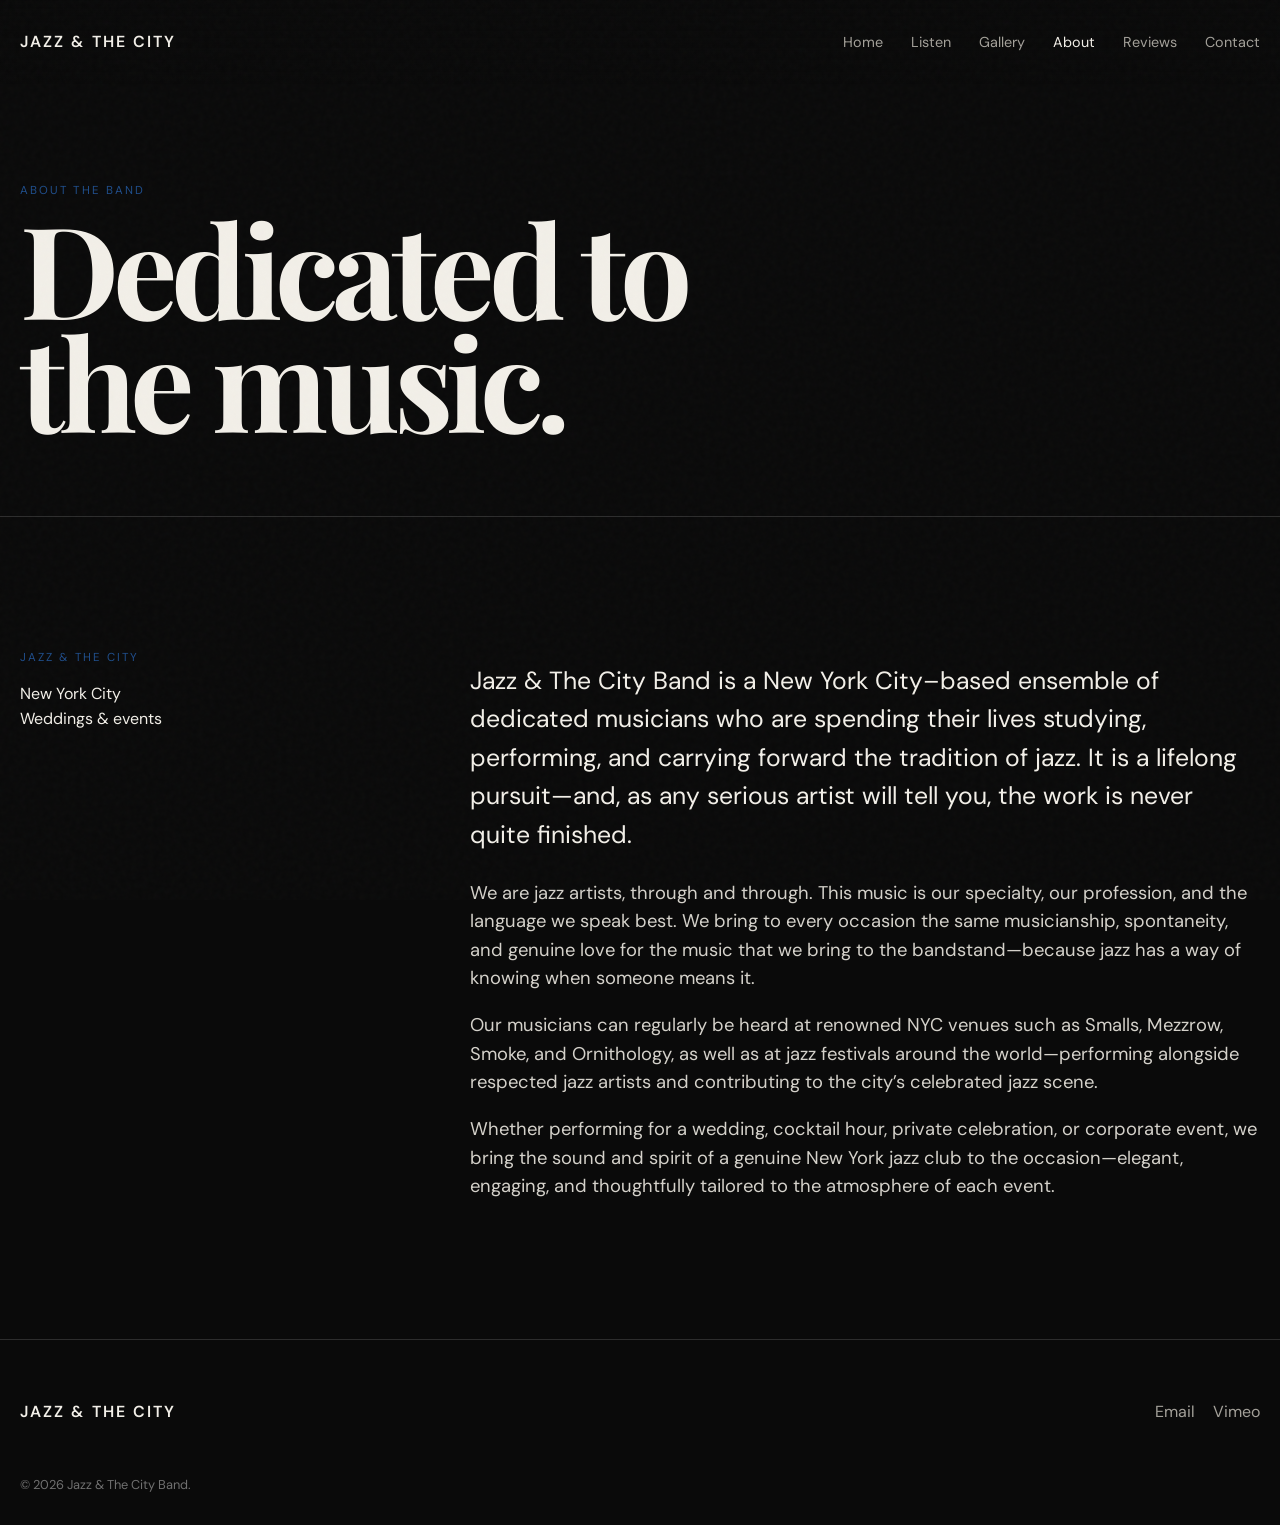
<file: about.html>
<!doctype html>
<html lang="en">
<head>
  <meta charset="utf-8">
  <meta name="viewport" content="width=device-width, initial-scale=1, viewport-fit=cover">

  <title>About Our NYC Jazz Band | Jazz & The City Band</title>

  <meta
    name="description"
    content="Meet Jazz & The City Band, a New York City jazz ensemble featuring dedicated musicians who perform at weddings, cocktail hours, corporate events, and private celebrations."
  >

  <meta name="robots" content="index, follow">
  <meta name="theme-color" content="#050505">

  <link rel="canonical" href="https://jazzandthecityband.com/about.html">
  <link rel="preconnect" href="https://fonts.googleapis.com">

<link
  rel="preconnect"
  href="https://fonts.gstatic.com"
  crossorigin
>

<link
  href="https://fonts.googleapis.com/css2?family=DM+Sans:wght@400;500;600&amp;family=Playfair+Display:ital,wght@0,600;1,600&amp;display=swap"
  rel="stylesheet"
>

<link rel="stylesheet" href="assets/css/styles.css">

  <meta property="og:type" content="website">
  <meta property="og:locale" content="en_US">
  <meta property="og:site_name" content="Jazz & The City Band">
  <meta property="og:title" content="About Our NYC Jazz Band | Jazz & The City Band">
  <meta
    property="og:description"
    content="Meet the dedicated New York jazz musicians behind Jazz & The City Band, performing for weddings, cocktail hours, corporate events, and private celebrations."
  >
  <meta property="og:url" content="https://jazzandthecityband.com/about.html">

  <meta name="twitter:card" content="summary_large_image">
  <meta name="twitter:title" content="About Our NYC Jazz Band | Jazz & The City Band">
  <meta
    name="twitter:description"
    content="Meet the dedicated New York jazz musicians behind Jazz & The City Band."
  >

  <script type="application/ld+json">
  {
    "@context": "https://schema.org",
    "@graph": [
      {
        "@type": "MusicGroup",
        "@id": "https://jazzandthecityband.com/#musicgroup",
        "name": "Jazz & The City Band",
        "url": "https://jazzandthecityband.com/",
        "email": "JazzAndTheCityBand@gmail.com",
        "description": "A New York City jazz ensemble performing for weddings, cocktail hours, corporate events, and private celebrations.",
        "genre": "Jazz",
        "areaServed": {
          "@type": "City",
          "name": "New York City"
        }
      },
      {
        "@type": "WebSite",
        "@id": "https://jazzandthecityband.com/#website",
        "url": "https://jazzandthecityband.com/",
        "name": "Jazz & The City Band",
        "publisher": {
          "@id": "https://jazzandthecityband.com/#musicgroup"
        }
      },
      {
        "@type": "AboutPage",
        "@id": "https://jazzandthecityband.com/about.html#webpage",
        "url": "https://jazzandthecityband.com/about.html",
        "name": "About Our NYC Jazz Band | Jazz & The City Band",
        "description": "Learn about Jazz & The City Band and the dedicated New York City jazz musicians behind the ensemble.",
        "isPartOf": {
          "@id": "https://jazzandthecityband.com/#website"
        },
        "about": {
          "@id": "https://jazzandthecityband.com/#musicgroup"
        },
        "breadcrumb": {
          "@id": "https://jazzandthecityband.com/about.html#breadcrumb"
        }
      },
      {
        "@type": "BreadcrumbList",
        "@id": "https://jazzandthecityband.com/about.html#breadcrumb",
        "itemListElement": [
          {
            "@type": "ListItem",
            "position": 1,
            "name": "Home",
            "item": "https://jazzandthecityband.com/"
          },
          {
            "@type": "ListItem",
            "position": 2,
            "name": "About",
            "item": "https://jazzandthecityband.com/about.html"
          }
        ]
      }
    ]
  }
  </script>
  <meta property="og:image" content="https://jazzandthecityband.com/assets/images/jazz-band-wedding-reception.webp">
  <meta property="og:image:type" content="image/webp">
  <meta property="og:image:width" content="1224">
  <meta property="og:image:height" content="816">
  <meta property="og:image:alt" content="Jazz &amp; The City Band performing among guests at a wedding reception">
  <meta name="twitter:image" content="https://jazzandthecityband.com/assets/images/jazz-band-wedding-reception.webp">
  <meta name="twitter:image:alt" content="Jazz &amp; The City Band performing among guests at a wedding reception">
</head>

<body>
  <header class="site-header">
    <div class="container nav">
      <a class="logo" href="index.html">Jazz & The City</a>

      <nav
        id="site-navigation"
        class="nav-links"
        aria-label="Primary navigation"
      >
        <a href="index.html">Home</a>
        <a href="music.html">Listen</a>
        <a href="gallery.html">Gallery</a>
        <a class="active" href="about.html" aria-current="page">About</a>
        <a href="reviews.html">Reviews</a>
        <a href="contact.html">Contact</a>
      </nav>

      <button
        class="menu-btn"
        aria-expanded="false"
        aria-controls="site-navigation"
        aria-label="Open menu"
      >
        ☰
      </button>
    </div>
  </header>

  <main>
    <section class="page-hero">
      <div class="container reveal">
        <p class="eyebrow">About the band</p>
        <h1 class="display">Dedicated to<br>the music.</h1>
      </div>
    </section>

    <section>
      <div class="container content-grid">
        <aside class="reveal">
          <p class="eyebrow">Jazz & The City</p>
          <p>
            New York City<br>
            Weddings & events
          </p>
        </aside>

        <article class="prose reveal">
          <p>
            Jazz & The City Band is a New York City–based ensemble of dedicated musicians who are spending their lives studying, performing, and carrying forward the tradition of jazz. It is a lifelong pursuit—and, as any serious artist will tell you, the work is never quite finished.
          </p>

          <p>
            We are jazz artists, through and through. This music is our specialty, our profession, and the language we speak best. We bring to every occasion the same musicianship, spontaneity, and genuine love for the music that we bring to the bandstand—because jazz has a way of knowing when someone means it.
          </p>

          <p>
            Our musicians can regularly be heard at renowned NYC venues such as Smalls, Mezzrow, Smoke, and Ornithology, as well as at jazz festivals around the world—performing alongside respected jazz artists and contributing to the city’s celebrated jazz scene.
          </p>

          <p>
            Whether performing for a wedding, cocktail hour, private celebration, or corporate event, we bring the sound and spirit of a genuine New York jazz club to the occasion—elegant, engaging, and thoughtfully tailored to the atmosphere of each event.
          </p>
        </article>
      </div>
    </section>
  </main>

  <footer>
    <div class="container">
      <div class="footer-grid">
        <div>
          <div class="logo">Jazz & The City</div>
        </div>

        <div class="socials">
          <a href="mailto:JazzAndTheCityBand@gmail.com">Email</a>
          <a href="music.html">Vimeo</a>
        </div>
      </div>

      <div class="copyright">
        © 2026 Jazz & The City Band.
      </div>
    </div>
  </footer>

  <script src="assets/js/main.js" defer></script>
</body>
</html>
</file>
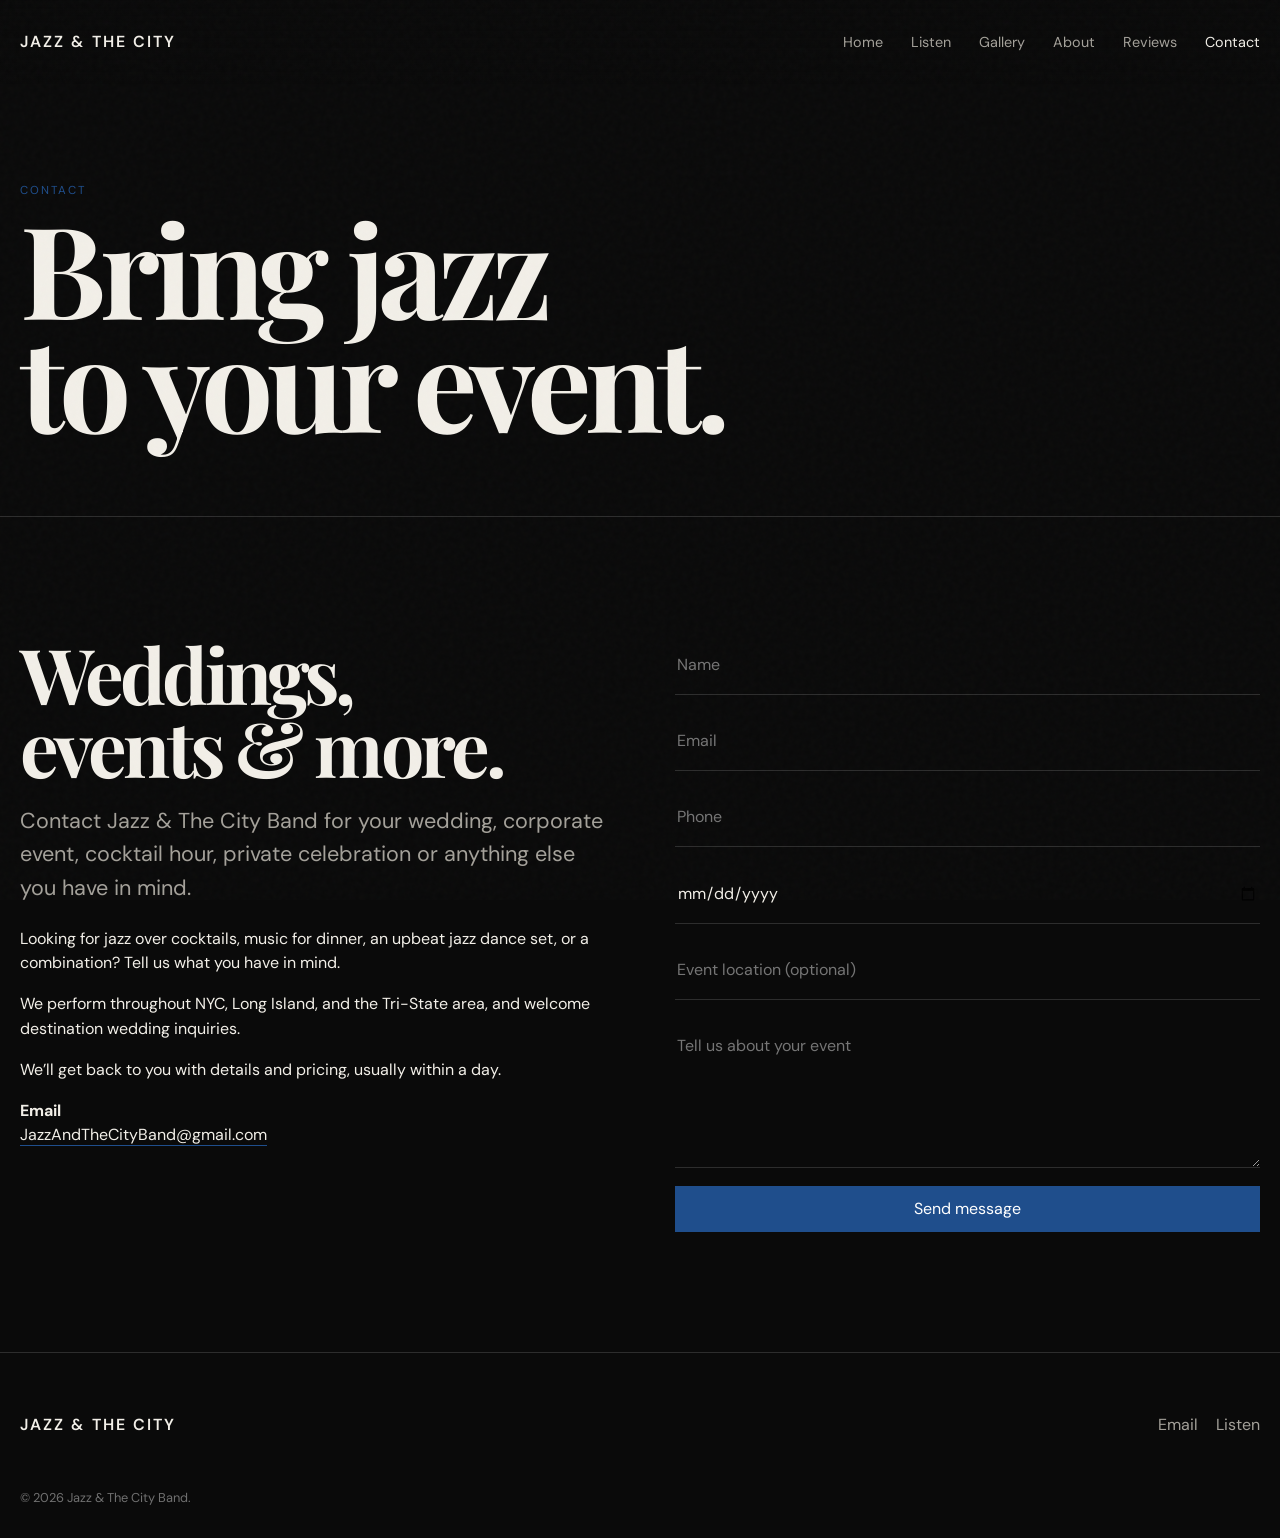
<file: contact.html>
<!doctype html>
<html lang="en">
<head>
  <meta charset="utf-8">

  <meta
    name="viewport"
    content="width=device-width, initial-scale=1, viewport-fit=cover"
  >

  <title>Book a NYC Jazz Band | Jazz & The City Band</title>

  <meta
    name="description"
    content="Contact Jazz & The City Band to book live New York City jazz for weddings, cocktail hours, corporate events, private parties, and special celebrations."
  >

  <meta name="robots" content="index, follow">
  <meta name="theme-color" content="#050505">

  <link
    rel="canonical"
    href="https://jazzandthecityband.com/contact.html"
  >
<link rel="preconnect" href="https://fonts.googleapis.com">

<link
  rel="preconnect"
  href="https://fonts.gstatic.com"
  crossorigin
>

<link
  href="https://fonts.googleapis.com/css2?family=DM+Sans:wght@400;500;600&amp;family=Playfair+Display:ital,wght@0,600;1,600&amp;display=swap"
  rel="stylesheet"
>

<link rel="stylesheet" href="assets/css/styles.css">

  <meta property="og:type" content="website">
  <meta property="og:locale" content="en_US">
  <meta property="og:site_name" content="Jazz & The City Band">

  <meta
    property="og:title"
    content="Book a NYC Jazz Band | Jazz & The City Band"
  >

  <meta
    property="og:description"
    content="Contact Jazz & The City Band for live jazz at weddings, cocktail hours, corporate events, private parties, and celebrations in New York City."
  >

  <meta
    property="og:url"
    content="https://jazzandthecityband.com/contact.html"
  >

  <meta name="twitter:card" content="summary_large_image">

  <meta
    name="twitter:title"
    content="Book a NYC Jazz Band | Jazz & The City Band"
  >

  <meta
    name="twitter:description"
    content="Contact Jazz & The City Band to bring live New York jazz to your event."
  >

  <script type="application/ld+json">
  {
    "@context": "https://schema.org",
    "@graph": [
      {
        "@type": "MusicGroup",
        "@id": "https://jazzandthecityband.com/#musicgroup",
        "name": "Jazz & The City Band",
        "url": "https://jazzandthecityband.com/",
        "email": "JazzAndTheCityBand@gmail.com",
        "description": "A New York City jazz ensemble performing for weddings, cocktail hours, corporate events, private parties, and special celebrations.",
        "genre": "Jazz",
        "areaServed": [
          {
            "@type": "City",
            "name": "New York City"
          },
          {
            "@type": "AdministrativeArea",
            "name": "New York Metropolitan Area"
          }
        ],
        "contactPoint": {
          "@type": "ContactPoint",
          "contactType": "event bookings",
          "email": "JazzAndTheCityBand@gmail.com",
          "url": "https://jazzandthecityband.com/contact.html",
          "availableLanguage": "English"
        }
      },
      {
        "@type": "WebSite",
        "@id": "https://jazzandthecityband.com/#website",
        "url": "https://jazzandthecityband.com/",
        "name": "Jazz & The City Band",
        "publisher": {
          "@id": "https://jazzandthecityband.com/#musicgroup"
        }
      },
      {
        "@type": "ContactPage",
        "@id": "https://jazzandthecityband.com/contact.html#webpage",
        "url": "https://jazzandthecityband.com/contact.html",
        "name": "Book a NYC Jazz Band | Jazz & The City Band",
        "description": "Contact Jazz & The City Band to inquire about live jazz for weddings, corporate events, cocktail hours, private parties, and special celebrations.",
        "isPartOf": {
          "@id": "https://jazzandthecityband.com/#website"
        },
        "about": {
          "@id": "https://jazzandthecityband.com/#musicgroup"
        },
        "mainEntity": {
          "@id": "https://jazzandthecityband.com/#musicgroup"
        },
        "breadcrumb": {
          "@id": "https://jazzandthecityband.com/contact.html#breadcrumb"
        }
      },
      {
        "@type": "BreadcrumbList",
        "@id": "https://jazzandthecityband.com/contact.html#breadcrumb",
        "itemListElement": [
          {
            "@type": "ListItem",
            "position": 1,
            "name": "Home",
            "item": "https://jazzandthecityband.com/"
          },
          {
            "@type": "ListItem",
            "position": 2,
            "name": "Contact",
            "item": "https://jazzandthecityband.com/contact.html"
          }
        ]
      }
    ]
  }
  </script>
  <meta property="og:image" content="https://jazzandthecityband.com/assets/images/jazz-band-wedding-reception.webp">
  <meta property="og:image:type" content="image/webp">
  <meta property="og:image:width" content="1224">
  <meta property="og:image:height" content="816">
  <meta property="og:image:alt" content="Jazz &amp; The City Band performing among guests at a wedding reception">
  <meta name="twitter:image" content="https://jazzandthecityband.com/assets/images/jazz-band-wedding-reception.webp">
  <meta name="twitter:image:alt" content="Jazz &amp; The City Band performing among guests at a wedding reception">
</head>

<body>
  <header class="site-header">
    <div class="container nav">
      <a class="logo" href="index.html">
        Jazz & The City
      </a>

      <nav
        id="site-navigation"
        class="nav-links"
        aria-label="Primary navigation"
      >
        <a href="index.html">Home</a>
        <a href="music.html">Listen</a>
        <a href="gallery.html">Gallery</a>
        <a href="about.html">About</a>
        <a href="reviews.html">Reviews</a>
        <a
          class="active"
          href="contact.html"
          aria-current="page"
        >
          Contact
        </a>
      </nav>

      <button
        class="menu-btn"
        aria-expanded="false"
        aria-controls="site-navigation"
        aria-label="Open menu"
      >
        ☰
      </button>
    </div>
  </header>

  <main>
    <section class="page-hero">
      <div class="container reveal">
        <p class="eyebrow">Contact</p>

        <h1 class="display">
          Bring jazz<br>
          to your event.
        </h1>
      </div>
    </section>

    <section>
      <div class="container split">
        <div class="reveal">
          <h2 class="section-title">
            Weddings,<br>
            events & more.
          </h2>

          <p class="lead">
            Contact Jazz & The City Band for your wedding,
            corporate event, cocktail hour, private celebration
            or anything else you have in mind.
          </p>

            <p>
            Looking for jazz over cocktails, music for dinner,
            an upbeat jazz dance set, or a combination?
            Tell us what you have in mind.
          </p>

          <p>
            We perform throughout NYC, Long Island, and the Tri-State area,
            and welcome destination wedding inquiries.
          </p>

          <p>
            We’ll get back to you with details and pricing,
            usually within a day.
          </p>

          <p>
            <strong>Email</strong><br>

            <a
              class="text-link"
              href="mailto:JazzAndTheCityBand@gmail.com"
            >
              JazzAndTheCityBand@gmail.com
            </a>
          </p>
        </div>

        <form
          class="contact-form reveal"
          action="https://formspree.io/f/meeyklrd"
          method="post"
          aria-label="Event booking inquiry form"
        >
          <input
            type="text"
            name="name"
            placeholder="Name"
            aria-label="Name"
            autocomplete="name"
            required
          >

          <input
            type="email"
            name="email"
            placeholder="Email"
            aria-label="Email"
            autocomplete="email"
            required
          >

          <input
            type="tel"
            name="phone"
            placeholder="Phone"
            aria-label="Phone"
            autocomplete="tel"
            required
          >

          <input
            type="date"
            name="event-date"
            aria-label="Event date"
            required
          >

          <input
            type="text"
            name="event-location"
            placeholder="Event location (optional)"
            aria-label="Event location"
            autocomplete="street-address"
          >

          <textarea
            name="event-details"
            placeholder="Tell us about your event"
            aria-label="Event details"
            required
          ></textarea>

          <input
            type="hidden"
            name="_subject"
            value="New Jazz & The City event inquiry"
          >

          <button class="btn primary" type="submit">
            Send message
          </button>
        </form>
      </div>
    </section>
  </main>

  <footer>
    <div class="container">
      <div class="footer-grid">
        <div>
          <div class="logo">
            Jazz & The City
          </div>
        </div>

        <div class="socials">
          <a href="mailto:JazzAndTheCityBand@gmail.com">
            Email
          </a>

          <a href="music.html">
            Listen
          </a>
        </div>
      </div>

      <div class="copyright">
        © 2026 Jazz & The City Band.
      </div>
    </div>
  </footer>

  <script src="assets/js/main.js" defer></script>
</body>
</html>
</file>
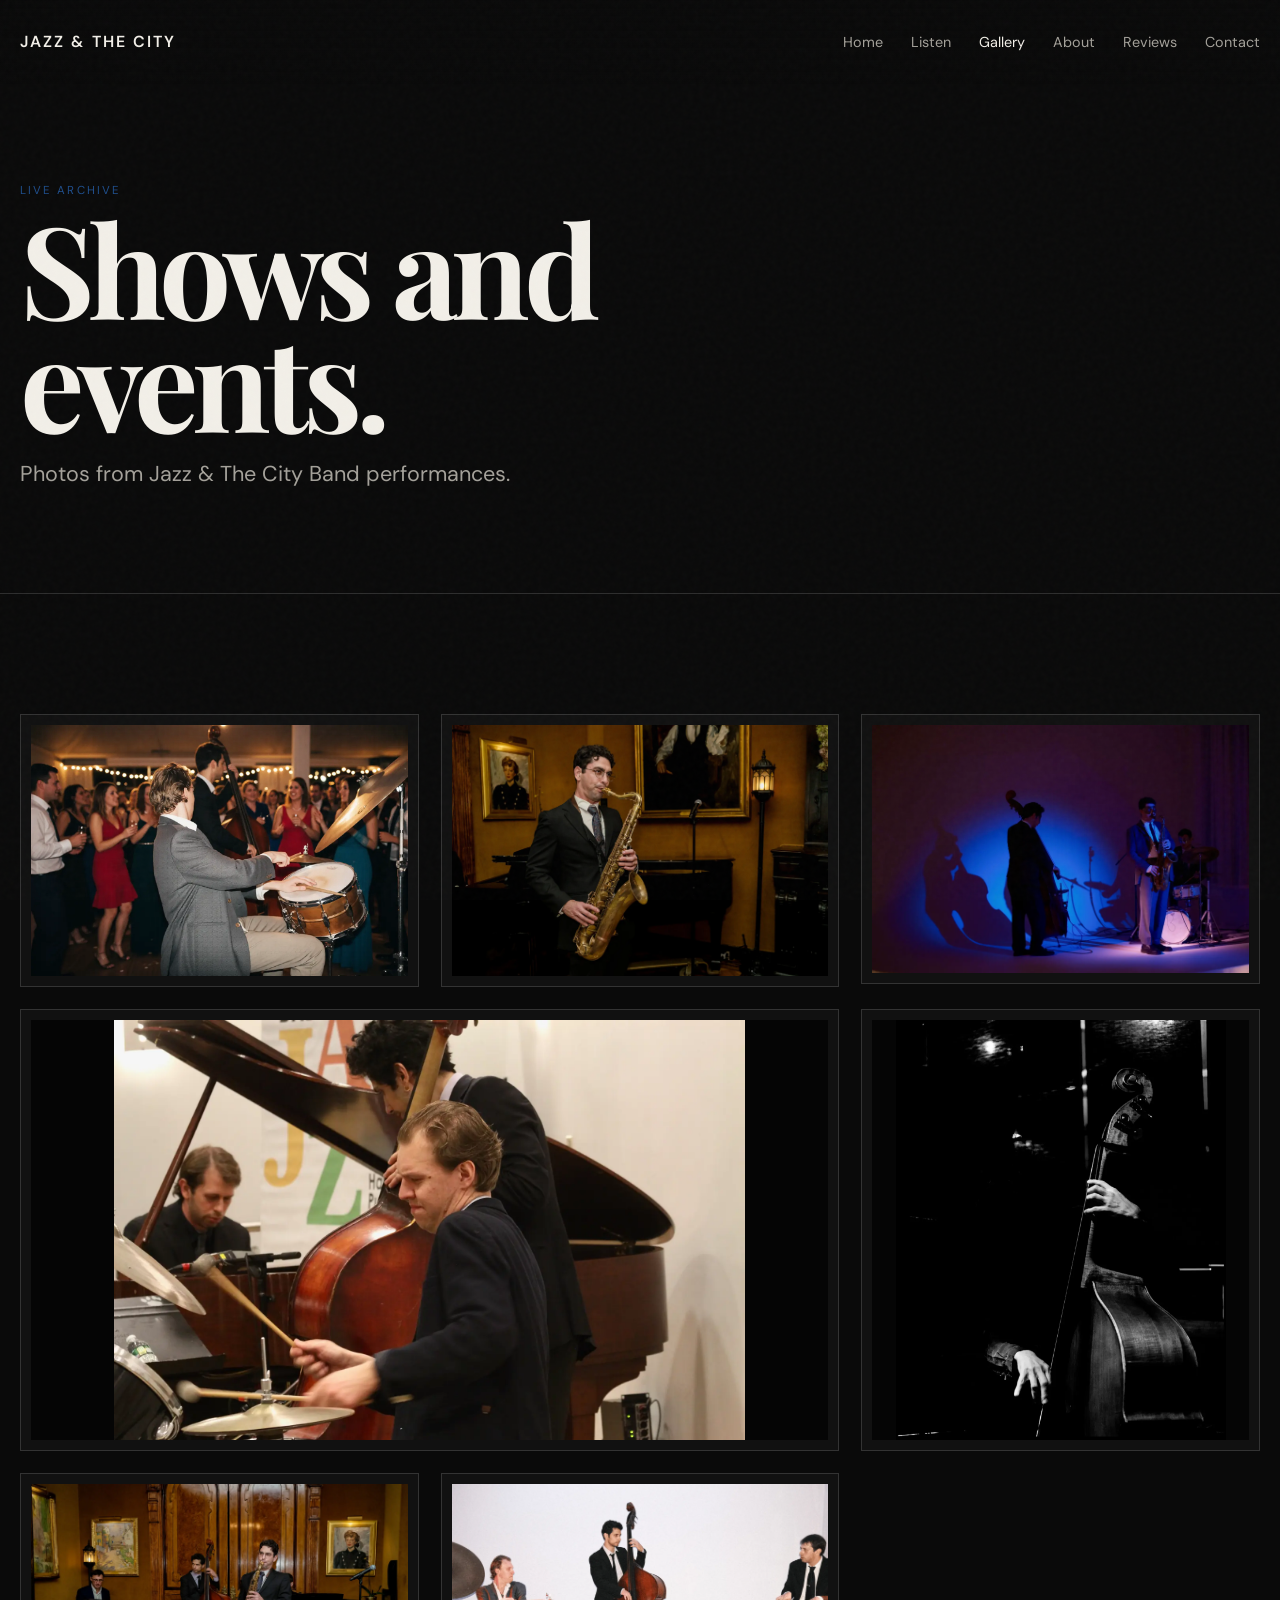
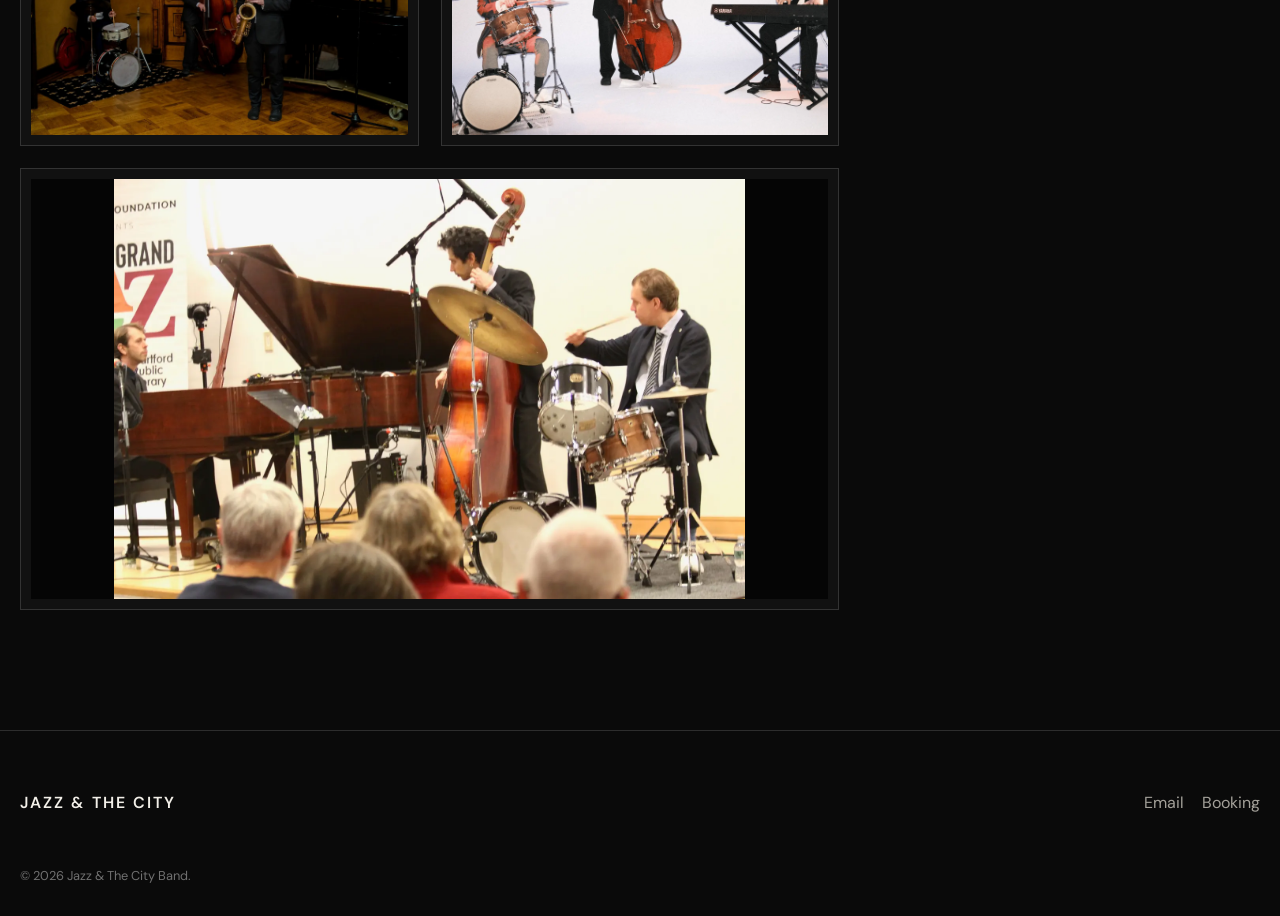
<file: gallery.html>
<!doctype html>
<html lang="en">
<head>
  <meta charset="utf-8">

  <meta
    name="viewport"
    content="width=device-width, initial-scale=1, viewport-fit=cover"
  >

  <title>NYC Jazz Band Photo Gallery | Jazz & The City Band</title>

  <meta
    name="description"
    content="View photos of Jazz & The City Band performing at weddings, private events, elegant venues, and live concerts throughout New York City."
  >

  <meta name="robots" content="index, follow">
  <meta name="theme-color" content="#050505">

  <link
    rel="canonical"
    href="https://jazzandthecityband.com/gallery.html"
  >

  <link rel="preconnect" href="https://fonts.googleapis.com">

<link
  rel="preconnect"
  href="https://fonts.gstatic.com"
  crossorigin
>

<link
  href="https://fonts.googleapis.com/css2?family=DM+Sans:wght@400;500;600&amp;family=Playfair+Display:ital,wght@0,600;1,600&amp;display=swap"
  rel="stylesheet"
>

<link rel="stylesheet" href="assets/css/styles.css">

  <meta property="og:type" content="website">
  <meta property="og:locale" content="en_US">
  <meta property="og:site_name" content="Jazz & The City Band">

  <meta
    property="og:title"
    content="NYC Jazz Band Photo Gallery | Jazz & The City Band"
  >

  <meta
    property="og:description"
    content="See Jazz & The City Band performing at weddings, private events, elegant venues, and live concerts in New York City."
  >

  <meta
    property="og:url"
    content="https://jazzandthecityband.com/gallery.html"
  >

  <meta name="twitter:card" content="summary_large_image">

  <meta
    name="twitter:title"
    content="NYC Jazz Band Photo Gallery | Jazz & The City Band"
  >

  <meta
    name="twitter:description"
    content="Photos from Jazz & The City Band performances, weddings, private events, and concerts."
  >

  <script type="application/ld+json">
  {
    "@context": "https://schema.org",
    "@graph": [
      {
        "@type": "MusicGroup",
        "@id": "https://jazzandthecityband.com/#musicgroup",
        "name": "Jazz & The City Band",
        "url": "https://jazzandthecityband.com/",
        "email": "JazzAndTheCityBand@gmail.com",
        "description": "A New York City jazz ensemble performing for weddings, cocktail hours, corporate events, and private celebrations.",
        "genre": "Jazz",
        "areaServed": {
          "@type": "City",
          "name": "New York City"
        }
      },
      {
        "@type": "WebSite",
        "@id": "https://jazzandthecityband.com/#website",
        "url": "https://jazzandthecityband.com/",
        "name": "Jazz & The City Band",
        "publisher": {
          "@id": "https://jazzandthecityband.com/#musicgroup"
        }
      },
      {
        "@type": "ImageGallery",
        "@id": "https://jazzandthecityband.com/gallery.html#gallery",
        "url": "https://jazzandthecityband.com/gallery.html",
        "name": "Jazz & The City Band Performance Gallery",
        "description": "Photos of Jazz & The City Band performing at weddings, private events, elegant venues, and live concerts.",
        "about": {
          "@id": "https://jazzandthecityband.com/#musicgroup"
        },
        "image": [
          {
            "@type": "ImageObject",
            "contentUrl": "https://jazzandthecityband.com/assets/images/jazz-band-wedding-reception.webp",
            "caption": "Jazz & The City Band performing at a wedding reception"
          },
          {
            "@type": "ImageObject",
            "contentUrl": "https://jazzandthecityband.com/assets/images/jazz-saxophonist-private-event.webp",
            "caption": "Jazz saxophonist performing at a private event"
          },
          {
            "@type": "ImageObject",
            "contentUrl": "https://jazzandthecityband.com/assets/images/jazz-trio-blue-stage.webp",
            "caption": "Jazz trio performing on a blue-lit stage"
          },
          {
            "@type": "ImageObject",
            "contentUrl": "https://jazzandthecityband.com/assets/images/jazz-trio-concert-performance.webp",
            "caption": "Jazz & The City Band performing in concert"
          },
          {
            "@type": "ImageObject",
            "contentUrl": "https://jazzandthecityband.com/assets/images/upright-bass-black-and-white.webp",
            "caption": "Upright bass player performing live"
          },
          {
            "@type": "ImageObject",
            "contentUrl": "https://jazzandthecityband.com/assets/images/jazz-trio-elegant-venue.webp",
            "caption": "Jazz trio performing at an elegant venue"
          },
          {
            "@type": "ImageObject",
            "contentUrl": "https://jazzandthecityband.com/assets/images/jazz-trio-formal-event.webp",
            "caption": "Jazz trio performing at a formal event"
          },
          {
            "@type": "ImageObject",
            "contentUrl": "https://jazzandthecityband.com/assets/images/jazz-trio-live-concert.webp",
            "caption": "Jazz trio performing live in concert"
          }
        ],
        "isPartOf": {
          "@id": "https://jazzandthecityband.com/#website"
        },
        "breadcrumb": {
          "@id": "https://jazzandthecityband.com/gallery.html#breadcrumb"
        }
      },
      {
        "@type": "BreadcrumbList",
        "@id": "https://jazzandthecityband.com/gallery.html#breadcrumb",
        "itemListElement": [
          {
            "@type": "ListItem",
            "position": 1,
            "name": "Home",
            "item": "https://jazzandthecityband.com/"
          },
          {
            "@type": "ListItem",
            "position": 2,
            "name": "Gallery",
            "item": "https://jazzandthecityband.com/gallery.html"
          }
        ]
      }
    ]
  }
  </script>
  <meta property="og:image" content="https://jazzandthecityband.com/assets/images/jazz-band-wedding-reception.webp">
  <meta property="og:image:type" content="image/webp">
  <meta property="og:image:width" content="1224">
  <meta property="og:image:height" content="816">
  <meta property="og:image:alt" content="Jazz &amp; The City Band performing among guests at a wedding reception">
  <meta name="twitter:image" content="https://jazzandthecityband.com/assets/images/jazz-band-wedding-reception.webp">
  <meta name="twitter:image:alt" content="Jazz &amp; The City Band performing among guests at a wedding reception">
</head>

<body>
  <header class="site-header">
    <div class="container nav">
      <a class="logo" href="index.html">
        Jazz & The City
      </a>

      <nav
        id="site-navigation"
        class="nav-links"
        aria-label="Primary navigation"
      >
        <a href="index.html">Home</a>
        <a href="music.html">Listen</a>
        <a
          class="active"
          href="gallery.html"
          aria-current="page"
        >
          Gallery
        </a>
        <a href="about.html">About</a>
        <a href="reviews.html">Reviews</a>
        <a href="contact.html">Contact</a>
      </nav>

      <button
        class="menu-btn"
        aria-expanded="false"
        aria-controls="site-navigation"
        aria-label="Open menu"
      >
        ☰
      </button>
    </div>
  </header>

  <main>
    <section class="page-hero">
      <div class="container reveal">
        <p class="eyebrow">Live archive</p>

        <h1 class="display">
          Shows and<br>
          events.
        </h1>

        <p class="lead">
          Photos from Jazz & The City Band performances.
        </p>
      </div>
    </section>

    <section>
      <div class="container">
        <div class="real-gallery">

          <figure class="reveal">
            <img
              src="assets/images/jazz-band-wedding-reception.webp"
              width="1224"
              height="816"
              alt="Jazz & The City Band performing at a wedding reception"
              loading="lazy"
              decoding="async"
            >
          </figure>

          <figure class="reveal">
            <img
              src="assets/images/jazz-saxophonist-private-event.webp"
              width="1600"
              height="1067"
              alt="Jazz saxophonist performing at a private event"
              loading="lazy"
              decoding="async"
            >
          </figure>

          <figure class="reveal">
            <img
              src="assets/images/jazz-trio-blue-stage.webp"
              width="1600"
              height="1055"
              alt="Jazz trio performing on a blue-lit stage"
              loading="lazy"
              decoding="async"
            >
          </figure>

          <figure class="wide reveal">
            <img
              src="assets/images/jazz-trio-concert-performance.webp"
              width="1600"
              height="1066"
              alt="Jazz & The City Band performing in concert"
              loading="lazy"
              decoding="async"
            >
          </figure>

          <figure class="reveal">
            <img
              src="assets/images/upright-bass-black-and-white.webp"
              width="1125"
              height="1432"
              alt="Upright bass player performing live"
              loading="lazy"
              decoding="async"
            >
          </figure>

          <figure class="reveal">
            <img
              src="assets/images/jazz-trio-elegant-venue.webp"
              width="1600"
              height="1067"
              alt="Jazz trio performing at an elegant venue"
              loading="lazy"
              decoding="async"
            >
          </figure>

          <figure class="reveal">
            <img
              src="assets/images/jazz-trio-formal-event.webp"
              width="1600"
              height="1066"
              alt="Jazz trio performing at a formal event"
              loading="lazy"
              decoding="async"
            >
          </figure>

          <figure class="wide reveal">
            <img
              src="assets/images/jazz-trio-live-concert.webp"
              width="1600"
              height="1066"
              alt="Jazz trio performing live in concert"
              loading="lazy"
              decoding="async"
            >
          </figure>

        </div>
      </div>
    </section>
  </main>

  <footer>
    <div class="container">
      <div class="footer-grid">
        <div>
          <div class="logo">
            Jazz & The City
          </div>
        </div>

        <div class="socials">
          <a href="mailto:JazzAndTheCityBand@gmail.com">
            Email
          </a>

          <a href="contact.html">
            Booking
          </a>
        </div>
      </div>

      <div class="copyright">
        © 2026 Jazz & The City Band.
      </div>
    </div>
  </footer>

  <script src="assets/js/main.js" defer></script>
</body>
</html>
</file>
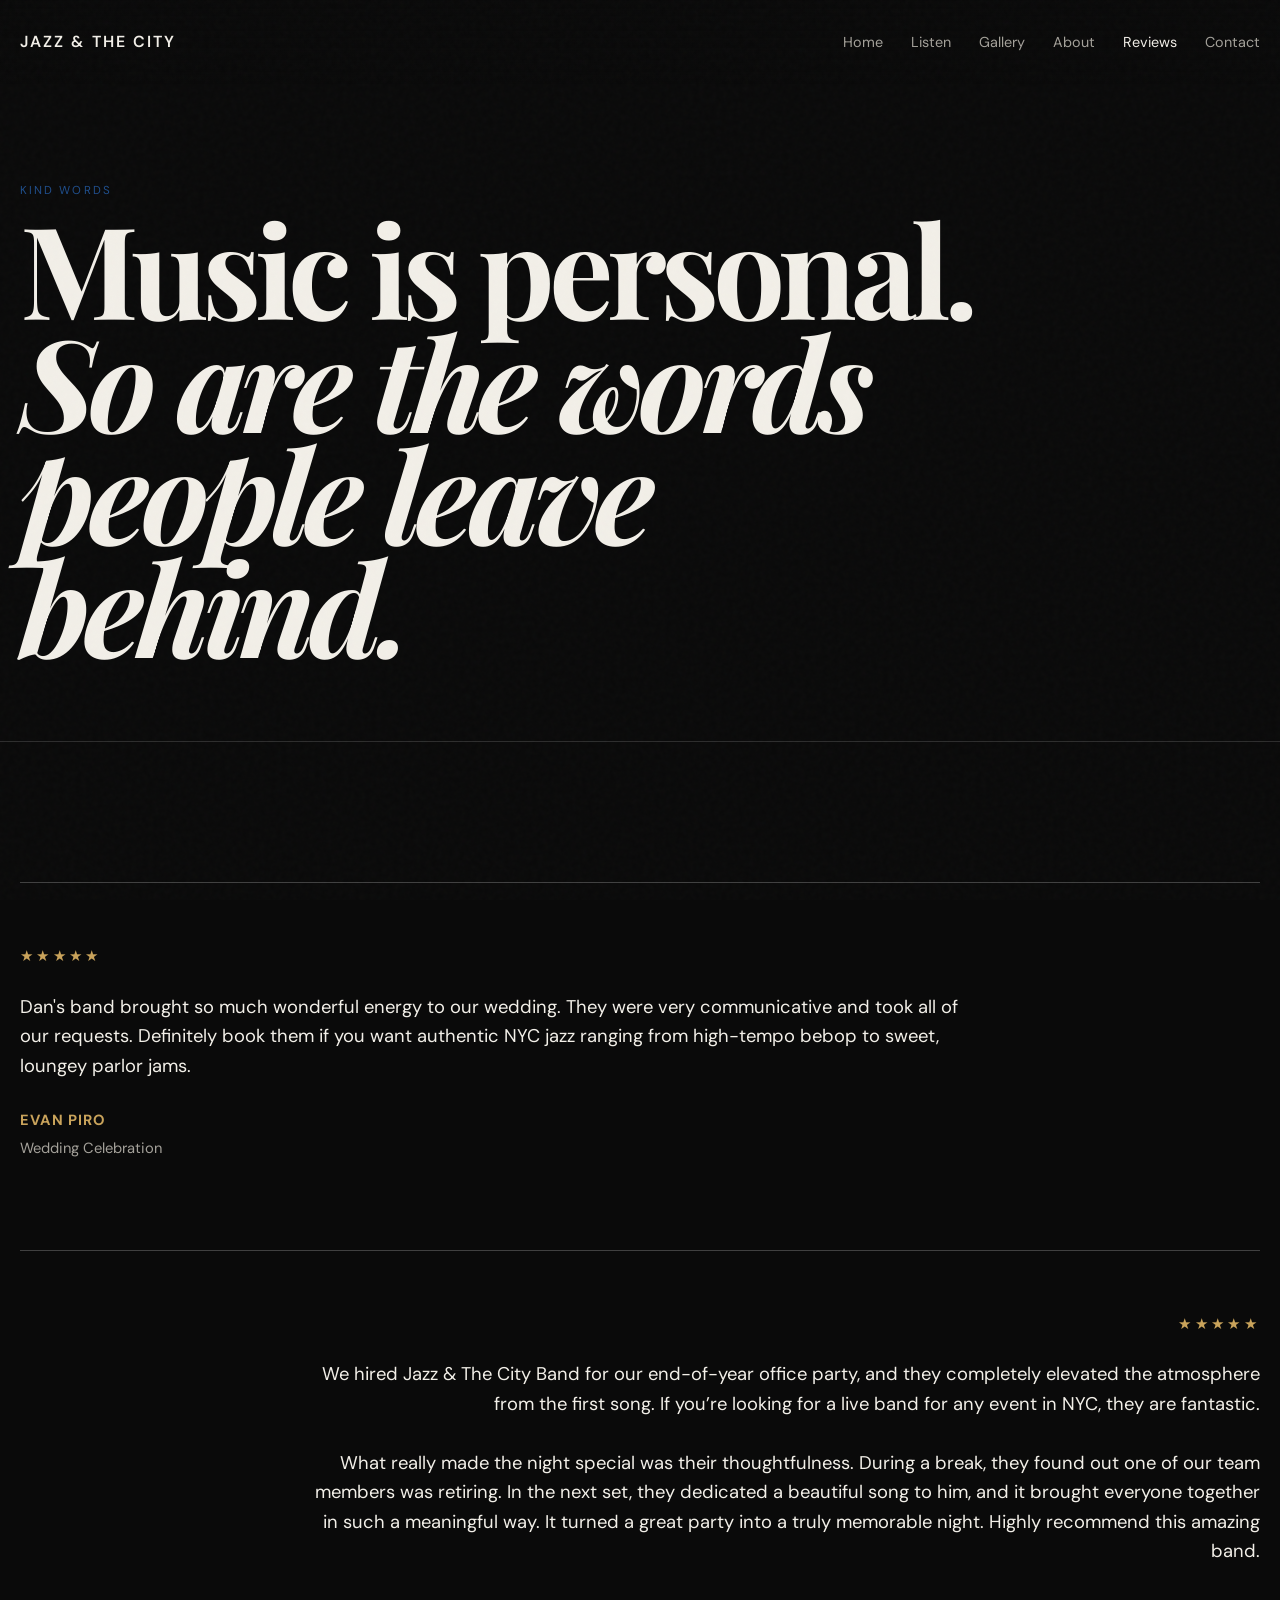
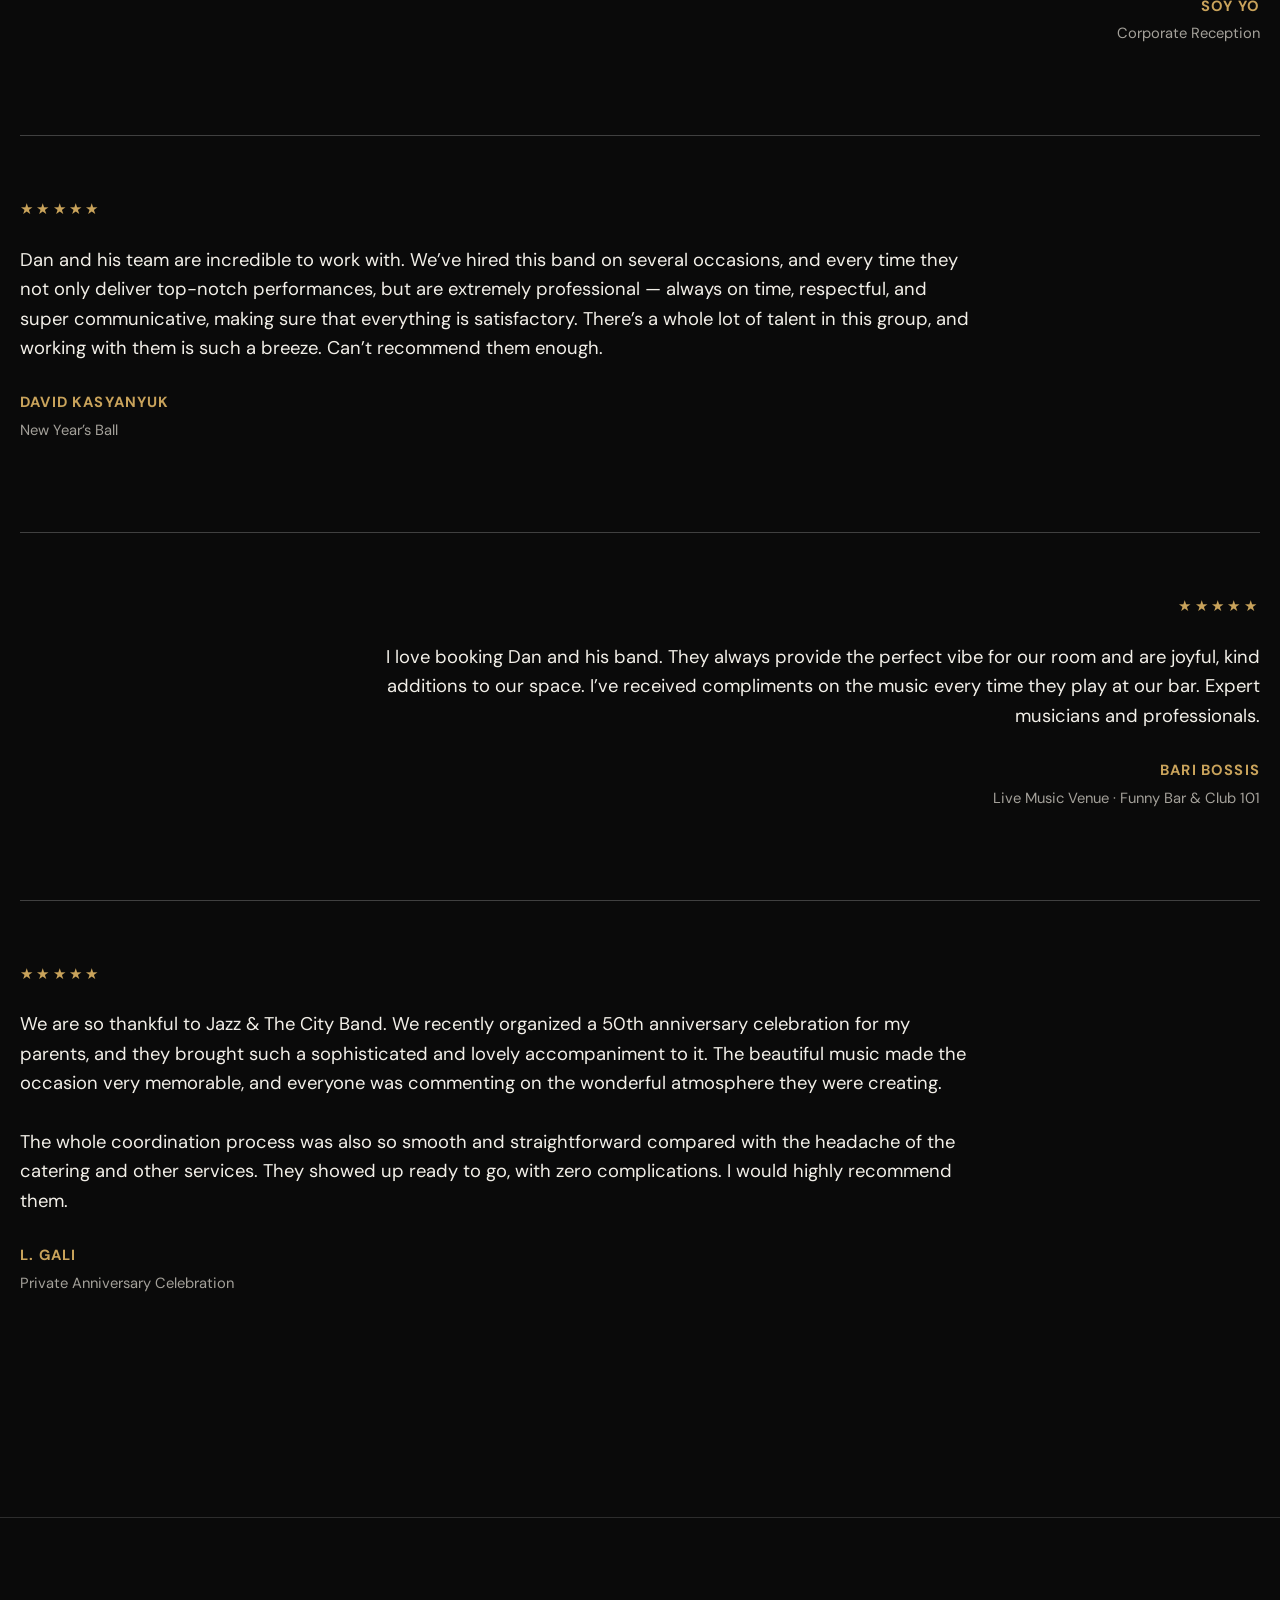
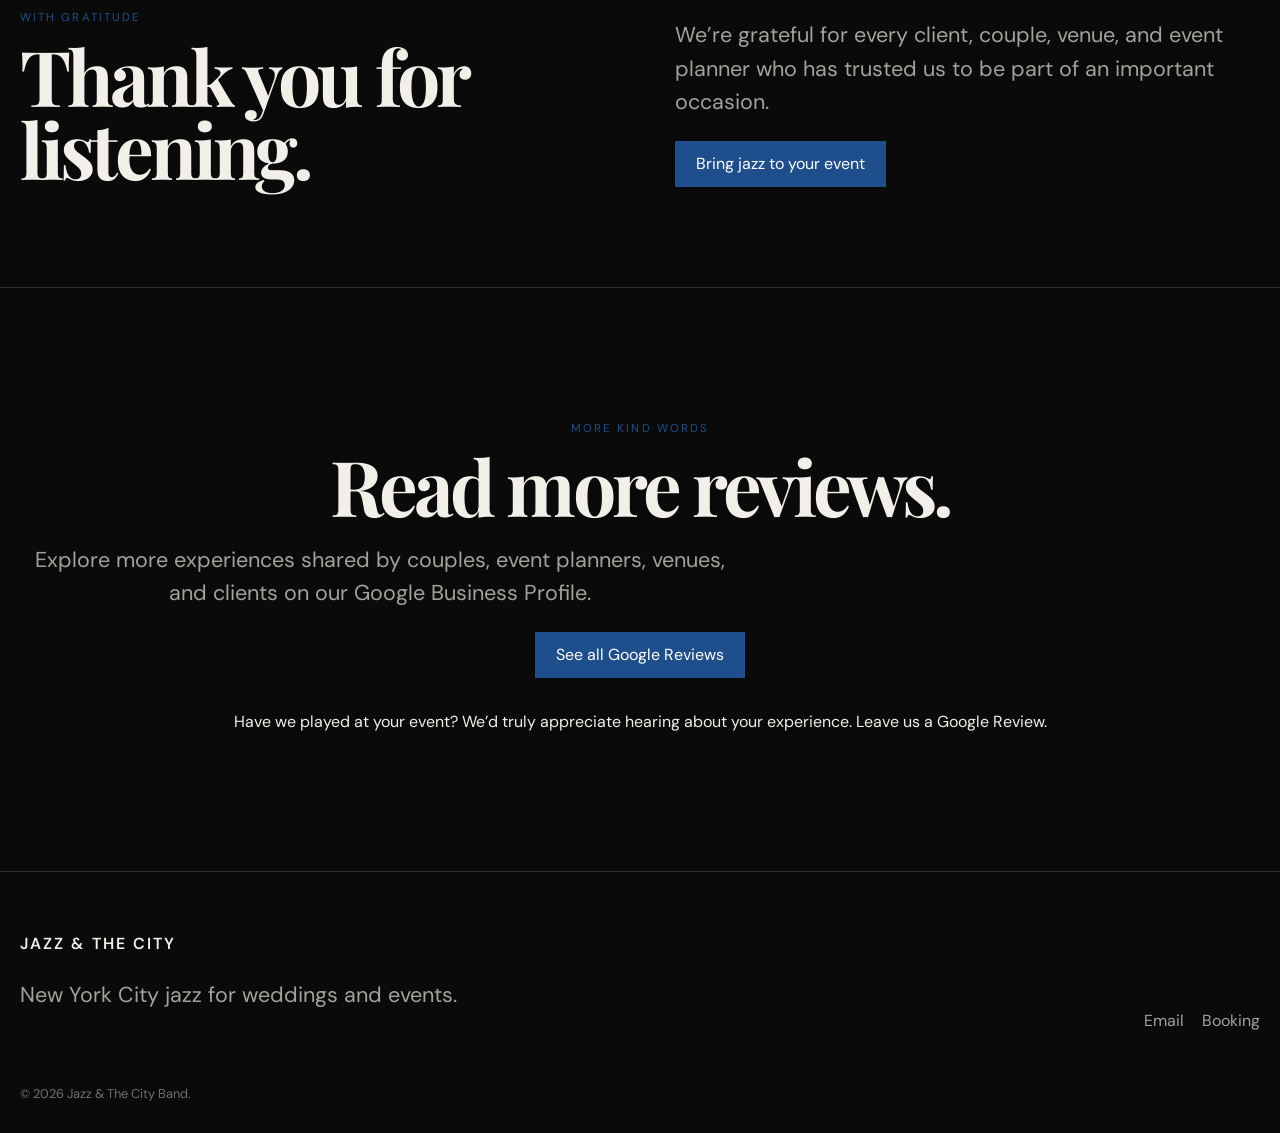
<file: reviews.html>
<!doctype html>
<html lang="en">
<head>
  <meta charset="utf-8">

  <meta
    name="viewport"
    content="width=device-width, initial-scale=1, viewport-fit=cover"
  >

  <title>NYC Jazz Band Reviews | Jazz & The City Band</title>

  <meta
    name="description"
    content="Read client reviews of Jazz & The City Band, a New York City jazz ensemble performing at weddings, corporate events, cocktail hours, venues, and private celebrations."
  >

  <meta name="robots" content="index, follow">
  <meta name="theme-color" content="#050505">

  <link
    rel="canonical"
    href="https://jazzandthecityband.com/reviews.html"
  >

  <link rel="preconnect" href="https://fonts.googleapis.com">

<link
  rel="preconnect"
  href="https://fonts.gstatic.com"
  crossorigin
>

<link
  href="https://fonts.googleapis.com/css2?family=DM+Sans:wght@400;500;600&amp;family=Playfair+Display:ital,wght@0,600;1,600&amp;display=swap"
  rel="stylesheet"
>

<link rel="stylesheet" href="assets/css/styles.css">

  <meta property="og:type" content="website">
  <meta property="og:locale" content="en_US">
  <meta property="og:site_name" content="Jazz & The City Band">

  <meta
    property="og:title"
    content="NYC Jazz Band Reviews | Jazz & The City Band"
  >

  <meta
    property="og:description"
    content="Read kind words from couples, event planners, venues, and clients who have hired Jazz & The City Band."
  >

  <meta
    property="og:url"
    content="https://jazzandthecityband.com/reviews.html"
  >

  <meta name="twitter:card" content="summary_large_image">

  <meta
    name="twitter:title"
    content="NYC Jazz Band Reviews | Jazz & The City Band"
  >

  <meta
    name="twitter:description"
    content="Read reviews from clients, couples, event planners, and venues who have worked with Jazz & The City Band."
  >

  <script type="application/ld+json">
  {
    "@context": "https://schema.org",
    "@graph": [
      {
        "@type": "MusicGroup",
        "@id": "https://jazzandthecityband.com/#musicgroup",
        "name": "Jazz & The City Band",
        "url": "https://jazzandthecityband.com/",
        "email": "JazzAndTheCityBand@gmail.com",
        "description": "A New York City jazz ensemble performing for weddings, cocktail hours, corporate events, venues, and private celebrations.",
        "genre": "Jazz",
        "areaServed": {
          "@type": "City",
          "name": "New York City"
        }
      },
      {
        "@type": "WebSite",
        "@id": "https://jazzandthecityband.com/#website",
        "url": "https://jazzandthecityband.com/",
        "name": "Jazz & The City Band",
        "publisher": {
          "@id": "https://jazzandthecityband.com/#musicgroup"
        }
      },
      {
        "@type": "WebPage",
        "@id": "https://jazzandthecityband.com/reviews.html#webpage",
        "url": "https://jazzandthecityband.com/reviews.html",
        "name": "NYC Jazz Band Reviews | Jazz & The City Band",
        "description": "Client reviews of Jazz & The City Band from weddings, corporate receptions, venues, and private celebrations.",
        "isPartOf": {
          "@id": "https://jazzandthecityband.com/#website"
        },
        "about": {
          "@id": "https://jazzandthecityband.com/#musicgroup"
        },
        "mainEntity": {
          "@id": "https://jazzandthecityband.com/reviews.html#reviews"
        },
        "breadcrumb": {
          "@id": "https://jazzandthecityband.com/reviews.html#breadcrumb"
        }
      },
      {
        "@type": "ItemList",
        "@id": "https://jazzandthecityband.com/reviews.html#reviews",
        "name": "Client Reviews of Jazz & The City Band",
        "numberOfItems": 5,
        "itemListElement": [
          {
            "@type": "ListItem",
            "position": 1,
            "item": {
              "@type": "Review",
              "reviewBody": "Dan's band brought so much wonderful energy to our wedding. They were very communicative and took all of our requests. Definitely book them if you want authentic NYC jazz ranging from high-tempo bebop to sweet, loungey parlor jams.",
              "author": {
                "@type": "Person",
                "name": "Evan Piro"
              },
              "itemReviewed": {
                "@id": "https://jazzandthecityband.com/#musicgroup"
              },
              "reviewRating": {
                "@type": "Rating",
                "ratingValue": "5",
                "bestRating": "5"
              }
            }
          },
          {
            "@type": "ListItem",
            "position": 2,
            "item": {
              "@type": "Review",
              "reviewBody": "We hired Jazz & The City Band for our end-of-year office party, and they completely elevated the atmosphere from the first song. If you’re looking for a live band for any event in NYC, they are fantastic. What really made the night special was their thoughtfulness. During a break, they found out one of our team members was retiring. In the next set, they dedicated a beautiful song to him, and it brought everyone together in such a meaningful way. It turned a great party into a truly memorable night. Highly recommend this amazing band.",
              "author": {
                "@type": "Person",
                "name": "Soy Yo"
              },
              "itemReviewed": {
                "@id": "https://jazzandthecityband.com/#musicgroup"
              },
              "reviewRating": {
                "@type": "Rating",
                "ratingValue": "5",
                "bestRating": "5"
              }
            }
          },
          {
            "@type": "ListItem",
            "position": 3,
            "item": {
              "@type": "Review",
              "reviewBody": "Dan and his team are incredible to work with. We’ve hired this band on several occasions, and every time they not only deliver top-notch performances, but are extremely professional — always on time, respectful, and super communicative, making sure that everything is satisfactory. There’s a whole lot of talent in this group, and working with them is such a breeze. Can’t recommend them enough.",
              "author": {
                "@type": "Person",
                "name": "David Kasyanyuk"
              },
              "itemReviewed": {
                "@id": "https://jazzandthecityband.com/#musicgroup"
              },
              "reviewRating": {
                "@type": "Rating",
                "ratingValue": "5",
                "bestRating": "5"
              }
            }
          },
          {
            "@type": "ListItem",
            "position": 4,
            "item": {
              "@type": "Review",
              "reviewBody": "I love booking Dan and his band. They always provide the perfect vibe for our room and are joyful, kind additions to our space. I’ve received compliments on the music every time they play at our bar. Expert musicians and professionals.",
              "author": {
                "@type": "Person",
                "name": "Bari Bossis"
              },
              "itemReviewed": {
                "@id": "https://jazzandthecityband.com/#musicgroup"
              },
              "reviewRating": {
                "@type": "Rating",
                "ratingValue": "5",
                "bestRating": "5"
              }
            }
          },
          {
            "@type": "ListItem",
            "position": 5,
            "item": {
              "@type": "Review",
              "reviewBody": "We are so thankful to Jazz & The City Band. We recently organized a 50th anniversary celebration for my parents, and they brought such a sophisticated and lovely accompaniment to it. The beautiful music made the occasion very memorable, and everyone was commenting on the wonderful atmosphere they were creating. The whole coordination process was also so smooth and straightforward compared with the headache of the catering and other services. They showed up ready to go, with zero complications. I would highly recommend them.",
              "author": {
                "@type": "Person",
                "name": "L. Gali"
              },
              "itemReviewed": {
                "@id": "https://jazzandthecityband.com/#musicgroup"
              },
              "reviewRating": {
                "@type": "Rating",
                "ratingValue": "5",
                "bestRating": "5"
              }
            }
          }
        ]
      },
      {
        "@type": "BreadcrumbList",
        "@id": "https://jazzandthecityband.com/reviews.html#breadcrumb",
        "itemListElement": [
          {
            "@type": "ListItem",
            "position": 1,
            "name": "Home",
            "item": "https://jazzandthecityband.com/"
          },
          {
            "@type": "ListItem",
            "position": 2,
            "name": "Reviews",
            "item": "https://jazzandthecityband.com/reviews.html"
          }
        ]
      }
    ]
  }
  </script>
  <meta property="og:image" content="https://jazzandthecityband.com/assets/images/jazz-band-wedding-reception.webp">
  <meta property="og:image:type" content="image/webp">
  <meta property="og:image:width" content="1224">
  <meta property="og:image:height" content="816">
  <meta property="og:image:alt" content="Jazz &amp; The City Band performing among guests at a wedding reception">
  <meta name="twitter:image" content="https://jazzandthecityband.com/assets/images/jazz-band-wedding-reception.webp">
  <meta name="twitter:image:alt" content="Jazz &amp; The City Band performing among guests at a wedding reception">
</head>

<body>
  <header class="site-header">
    <div class="container nav">
      <a class="logo" href="index.html">
        Jazz & The City
      </a>

      <nav
        id="site-navigation"
        class="nav-links"
        aria-label="Primary navigation"
      >
        <a href="index.html">Home</a>
        <a href="music.html">Listen</a>
        <a href="gallery.html">Gallery</a>
        <a href="about.html">About</a>
        <a
          class="active"
          href="reviews.html"
          aria-current="page"
        >
          Reviews
        </a>
        <a href="contact.html">Contact</a>
      </nav>

      <button
        class="menu-btn"
        aria-expanded="false"
        aria-controls="site-navigation"
        aria-label="Open menu"
      >
        ☰
      </button>
    </div>
  </header>

  <main>
    <section class="page-hero">
      <div class="container reveal">
        <p class="eyebrow">
          Kind words
        </p>

        <h1 class="display">
          Music is personal.<br>
          <em>So are the words people leave behind.</em>
        </h1>
      </div>
    </section>

    <section>
      <div class="container reviews-list">

        <article class="review-card reveal">
          <div class="review-stars" aria-label="5 out of 5 stars">
            ★★★★★
          </div>

          <blockquote>
            Dan's band brought so much wonderful energy to our wedding. They were very communicative and took all of our requests. Definitely book them if you want authentic NYC jazz ranging from high-tempo bebop to sweet, loungey parlor jams.
          </blockquote>

          <div class="review-credit">
            <strong>Evan Piro</strong>
            <span>Wedding Celebration</span>
          </div>
        </article>

        <article class="review-card reveal">
          <div class="review-stars" aria-label="5 out of 5 stars">
            ★★★★★
          </div>

          <blockquote>
            We hired Jazz & The City Band for our end-of-year office party, and they completely elevated the atmosphere from the first song. If you’re looking for a live band for any event in NYC, they are fantastic.
            <br><br>
            What really made the night special was their thoughtfulness. During a break, they found out one of our team members was retiring. In the next set, they dedicated a beautiful song to him, and it brought everyone together in such a meaningful way. It turned a great party into a truly memorable night. Highly recommend this amazing band.
          </blockquote>

          <div class="review-credit">
            <strong>Soy Yo</strong>
            <span>Corporate Reception</span>
          </div>
        </article>

        <article class="review-card reveal">
          <div class="review-stars" aria-label="5 out of 5 stars">
            ★★★★★
          </div>

          <blockquote>
            Dan and his team are incredible to work with. We’ve hired this band on several occasions, and every time they not only deliver top-notch performances, but are extremely professional — always on time, respectful, and super communicative, making sure that everything is satisfactory. There’s a whole lot of talent in this group, and working with them is such a breeze. Can’t recommend them enough.
          </blockquote>

          <div class="review-credit">
            <strong>David Kasyanyuk</strong>
            <span>New Year’s Ball</span>
          </div>
        </article>

        <article class="review-card reveal">
          <div class="review-stars" aria-label="5 out of 5 stars">
            ★★★★★
          </div>

          <blockquote>
            I love booking Dan and his band. They always provide the perfect vibe for our room and are joyful, kind additions to our space. I’ve received compliments on the music every time they play at our bar. Expert musicians and professionals.
          </blockquote>

          <div class="review-credit">
            <strong>Bari Bossis</strong>
            <span>Live Music Venue · Funny Bar & Club 101</span>
          </div>
        </article>

        <article class="review-card reveal">
          <div class="review-stars" aria-label="5 out of 5 stars">
            ★★★★★
          </div>

          <blockquote>
            We are so thankful to Jazz & The City Band. We recently organized a 50th anniversary celebration for my parents, and they brought such a sophisticated and lovely accompaniment to it. The beautiful music made the occasion very memorable, and everyone was commenting on the wonderful atmosphere they were creating.
            <br><br>
            The whole coordination process was also so smooth and straightforward compared with the headache of the catering and other services. They showed up ready to go, with zero complications. I would highly recommend them.
          </blockquote>

          <div class="review-credit">
            <strong>L. Gali</strong>
            <span>Private Anniversary Celebration</span>
          </div>
        </article>

      </div>
    </section>

    <section class="rule reviews-google">
      <div class="container split">
        <div class="reveal">
          <p class="eyebrow">
            With gratitude
          </p>

          <h2 class="section-title">
            Thank you for listening.
          </h2>
        </div>

        <div class="reveal">
          <p class="lead">
            We’re grateful for every client, couple, venue, and event planner who has trusted us to be part of an important occasion.
          </p>

          <a
            class="btn primary"
            href="contact.html"
          >
            Bring jazz to your event
          </a>
        </div>
      </div>
    </section>

    <section class="rule">
      <div class="container centered-section">
        <p class="eyebrow">
          More kind words
        </p>

        <h2 class="section-title">
          Read more reviews.
        </h2>

        <p class="lead">
          Explore more experiences shared by couples, event planners, venues, and clients on our Google Business Profile.
        </p>

        <p>
          <a
            class="btn primary"
            href="https://www.google.com/maps/place/Jazz+And+The+City+Band/@40.7705108,-74.890124,8z/data=!3m1!4b1!4m6!3m5!1s0x25c76c343c19d99b:0xcf162343d73b14ca!8m2!3d40.778052!4d-73.5683375!16s%2Fg%2F11ywnckj9x?entry=ttu"
            target="_blank"
            rel="noopener noreferrer"
          >
            See all Google Reviews
          </a>
        </p>

        <p class="section-cta">
          Have we played at your event?
          We’d truly appreciate hearing about your experience.
          <a
            href="https://g.page/r/CcoUO9dDIxbPEBM/review"
            target="_blank"
            rel="noopener noreferrer"
          >
            Leave us a Google Review.
          </a>
        </p>
      </div>
    </section>
  </main>

  <footer>
    <div class="container">
      <div class="footer-grid">
        <div>
          <div class="logo">
            Jazz & The City
          </div>

          <p class="lead">
            New York City jazz for weddings and events.
          </p>
        </div>

        <div class="socials">
          <a href="mailto:JazzAndTheCityBand@gmail.com">
            Email
          </a>

          <a href="contact.html">
            Booking
          </a>
        </div>
      </div>

      <div class="copyright">
        © 2026 Jazz & The City Band.
      </div>
    </div>
  </footer>

  <script src="assets/js/main.js" defer></script>
</body>
</html>
</file>
<file: assets/css/styles.css>
:root {
  --bg: #0a0a0a;
  --surface: #111111;
  --text: #f2efe8;
  --muted: #a4a19a;
  --line: rgba(255, 255, 255, 0.14);
  --accent: #1f4e8c;
  --gold: #c9a35b;
  --max: 1240px;
  --nav-height: 84px;
  --safe-top: env(safe-area-inset-top, 0px);
  --safe-right: env(safe-area-inset-right, 0px);
  --safe-bottom: env(safe-area-inset-bottom, 0px);
  --safe-left: env(safe-area-inset-left, 0px);
}

* { box-sizing: border-box; }
html { scroll-behavior: smooth; }
body {
  margin: 0;
  overflow-x: hidden;
  background: var(--bg);
  color: var(--text);
  font-family: "DM Sans", sans-serif;
  line-height: 1.55;
}

body::before {
  content: "";
  position: fixed;
  inset: 0;
  z-index: 20;
  pointer-events: none;
  opacity: 0.035;
  background-image: url("data:image/svg+xml,%3Csvg viewBox='0 0 180 180' xmlns='http://www.w3.org/2000/svg'%3E%3Cfilter id='n'%3E%3CfeTurbulence type='fractalNoise' baseFrequency='.9' numOctaves='4' stitchTiles='stitch'/%3E%3C/filter%3E%3Crect width='100%25' height='100%25' filter='url(%23n)' opacity='.7'/%3E%3C/svg%3E");
}

body.menu-open { overflow: hidden; }

a { color: inherit; text-decoration: none; }
img { display: block; width: 100%; height: auto; }
button, input, textarea { font: inherit; }

.container {
  width: min(calc(100% - 40px), var(--max));
  margin-inline: auto;
}

.eyebrow {
  color: var(--accent);
  font-size: 0.72rem;
  letter-spacing: 0.18em;
  text-transform: uppercase;
}

.display,
.section-title {
  margin: 0;
  font-family: "Playfair Display", serif;
  letter-spacing: -0.05em;
}

.display {
  font-size: clamp(3.6rem, 10vw, 9rem);
  line-height: 0.88;
}

.section-title {
  font-size: clamp(2.6rem, 6vw, 5.8rem);
  line-height: 0.95;
}

.lead {
  max-width: 720px;
  color: var(--muted);
  font-size: clamp(1.05rem, 2vw, 1.35rem);
}

section { padding: 120px 0; }
.rule { border-top: 1px solid var(--line); }
.split {
  display: grid;
  grid-template-columns: 1fr 1fr;
  gap: 70px;
  align-items: start;
}

.btn {
  display: inline-flex;
  align-items: center;
  justify-content: center;
  min-height: 46px;
  padding: 0 20px;
  border: 1px solid var(--line);
  transition: background 0.25s ease, border-color 0.25s ease, color 0.25s ease;
}

.btn:hover,
.btn:focus-visible {
  border-color: var(--accent);
  background: var(--accent);
  color: #fff;
}

.btn.primary {
  border-color: var(--accent);
  background: var(--accent);
  color: #fff;
}

.btn.primary:hover,
.btn.primary:focus-visible {
  background: transparent;
  color: var(--text);
}

.site-header {
  position: fixed;
  inset: 0 0 auto;
  z-index: 15;
  padding-top: var(--safe-top);
  padding-right: var(--safe-right);
  padding-left: var(--safe-left);
  background: linear-gradient(to bottom, rgba(10, 10, 10, 0.92), rgba(10, 10, 10, 0.35), transparent);
  transition: background 0.35s ease, border-color 0.35s ease;
}

.site-header.scrolled {
  border-bottom: 1px solid var(--line);
  background: rgba(10, 10, 10, 0.82);
  backdrop-filter: blur(14px);
  -webkit-backdrop-filter: blur(14px);
}

.site-header::before {
  content: "";
  position: absolute;
  inset: 0 0 auto;
  z-index: 0;
  height: var(--safe-top);
  pointer-events: none;
  background: rgba(10, 10, 10, 0.82);
  backdrop-filter: blur(14px);
  -webkit-backdrop-filter: blur(14px);
}

.nav {
  position: relative;
  z-index: 1;
  display: flex;
  align-items: center;
  justify-content: space-between;
  height: var(--nav-height);
  min-height: var(--nav-height);
}

.logo {
  font-weight: 600;
  letter-spacing: 0.13em;
  text-transform: uppercase;
}

.nav-links {
  display: flex;
  gap: 28px;
  font-size: 0.9rem;
}

.nav-links a {
  color: var(--muted);
  transition: color 0.2s ease;
}

.nav-links a:hover,
.nav-links a:focus-visible,
.nav-links a.active {
  color: var(--text);
}

.menu-btn {
  display: none;
  align-items: center;
  justify-content: center;
  min-width: 44px;
  min-height: 44px;
  border: 0;
  background: none;
  color: var(--text);
  font-size: 1.35rem;
  cursor: pointer;
  touch-action: manipulation;
  -webkit-tap-highlight-color: transparent;
}

.hero {
  position: relative;
  isolation: isolate;
  display: grid;
  align-items: end;
  min-height: 100vh;
  padding: 150px 0 56px;
  overflow: hidden;
}

.hero-video {
  position: absolute;
  inset: 0;
  z-index: -3;
  width: 100%;
  height: 100%;
  object-fit: cover;
  object-position: center;
  background: var(--bg);
  pointer-events: none;
}

.hero-video-overlay {
  position: absolute;
  inset: 0;
  z-index: -2;
  background:
    linear-gradient(to bottom, rgba(10, 10, 10, 0.35), rgba(10, 10, 10, 0.42) 38%, rgba(10, 10, 10, 0.82)),
    linear-gradient(to right, rgba(10, 10, 10, 0.72), rgba(10, 10, 10, 0.38) 48%, rgba(10, 10, 10, 0.48));
}

.hero::after {
  content: "";
  position: absolute;
  top: -18vw;
  right: -18vw;
  width: 60vw;
  height: 60vw;
  border-radius: 50%;
  background: radial-gradient(circle, rgba(31, 78, 140, 0.18), transparent 63%);
  filter: blur(15px);
}

.hero-grid {
  position: relative;
  z-index: 1;
  display: grid;
  grid-template-columns: 1.3fr 0.7fr;
  gap: 40px;
  align-items: end;
}

.hero-copy .display em {
  color: var(--accent);
  font-weight: 600;
}

.hero-meta {
  padding-top: 18px;
  border-top: 1px solid var(--line);
  color: var(--muted);
}

.hero-meta strong {
  display: block;
  margin-bottom: 8px;
  color: var(--text);
  font-size: 1.15rem;
}

.hero-actions {
  display: flex;
  flex-wrap: wrap;
  gap: 12px;
  margin-top: 18px;
}

.hero-music-button { cursor: pointer; }

.scroll-note {
  margin-top: 70px;
  color: var(--muted);
  font-size: 0.8rem;
  letter-spacing: 0.12em;
  text-transform: uppercase;
}

.marquee {
  overflow: hidden;
  border-block: 1px solid var(--line);
  white-space: nowrap;
}

.marquee-track {
  display: inline-block;
  padding: 18px 0;
  font-family: "Playfair Display", serif;
  font-size: 1.4rem;
  animation: marquee 24s linear infinite;
}

.marquee-track span { margin-right: 54px; }
@keyframes marquee { to { transform: translateX(-50%); } }

.page-hero {
  padding: 170px 0 80px;
  border-bottom: 1px solid var(--line);
}

.page-hero .display { max-width: 1000px; }

.content-grid {
  display: grid;
  grid-template-columns: 0.65fr 1.35fr;
  gap: 70px;
}

.prose {
  color: #d4d1ca;
  font-size: 1.15rem;
}

.prose p:first-child {
  color: var(--text);
  font-size: 1.55rem;
}

.photo-card {
  max-width: 620px;
  padding: 14px;
  border: 1px solid var(--line);
  background: var(--surface);
}

.photo-card img {
  max-height: 560px;
  object-fit: cover;
}

.video-grid {
  display: grid;
  grid-template-columns: repeat(2, minmax(0, 1fr));
  gap: 20px;
  margin-top: 42px;
}

.video-card {
  position: relative;
  overflow: hidden;
  aspect-ratio: 16 / 9;
  border: 1px solid var(--line);
  background: #050505;
}

.video-card iframe {
  position: absolute;
  inset: 0;
  width: 100%;
  height: 100%;
  border: 0;
}


.video-placeholder-image {
  position: absolute;
  inset: 0;
  width: 100%;
  height: 100%;
  object-fit: cover;
}

.video-placeholder-button {
  position: absolute;
  inset: 0;
  display: grid;
  place-content: center;
  justify-items: center;
  gap: 14px;
  width: 100%;
  height: 100%;
  border: 0;
  background: linear-gradient(rgba(5, 5, 5, 0.28), rgba(5, 5, 5, 0.58));
  color: var(--text);
  cursor: pointer;
}

.video-placeholder-button:hover,
.video-placeholder-button:focus-visible {
  background: linear-gradient(rgba(5, 5, 5, 0.18), rgba(5, 5, 5, 0.48));
}

.video-play-icon {
  display: grid;
  place-items: center;
  width: 68px;
  height: 68px;
  padding-left: 4px;
  border: 1px solid rgba(255, 255, 255, 0.7);
  border-radius: 50%;
  background: rgba(255, 255, 255, 0.96);
  color: #111;
  font-size: 1.25rem;
}

.video-placeholder-text {
  color: var(--muted);
  font-size: 0.78rem;
  letter-spacing: 0.12em;
  text-transform: uppercase;
}

.section-cta {
  margin-top: 2rem;
  text-align: center;
}

.real-gallery {
  display: grid;
  grid-template-columns: repeat(3, minmax(0, 1fr));
  gap: 22px;
  align-items: start;
}

.real-gallery figure {
  margin: 0;
  padding: 10px;
  border: 1px solid var(--line);
  background: var(--surface);
}

.real-gallery figure.wide { grid-column: span 2; }
.real-gallery img {
  max-height: 420px;
  object-fit: contain;
  background: #050505;
}

.contact-form {
  display: grid;
  gap: 18px;
}

.contact-form input,
.contact-form textarea {
  width: 100%;
  padding: 16px 2px;
  border: 0;
  border-bottom: 1px solid var(--line);
  outline: none;
  background: transparent;
  color: var(--text);
}

.contact-form input:focus,
.contact-form textarea:focus { border-color: var(--accent); }
.contact-form textarea { min-height: 150px; resize: vertical; }
.text-link { border-bottom: 1px solid var(--accent); }

.reviews-list {
  display: grid;
  gap: 28px;
  padding-top: 20px;
  padding-bottom: 40px;
}

.review-card {
  padding: 42px 0;
  border-top: 1px solid rgba(255, 255, 255, 0.22);
}

.review-stars {
  margin-bottom: 24px;
  color: var(--gold);
  font-size: 0.95rem;
  letter-spacing: 0.22em;
}

.review-card blockquote {
  max-width: 950px;
  margin: 0;
  font-size: 1.15rem;
  line-height: 1.6;
  font-weight: 400;
}

.review-credit {
  display: flex;
  flex-direction: column;
  gap: 5px;
  margin-top: 28px;
}

.review-credit strong {
  color: var(--gold);
  font-size: 0.92rem;
  letter-spacing: 0.08em;
  text-transform: uppercase;
}

.review-credit span {
  color: var(--muted);
  font-size: 0.92rem;
}

.reviews-google {
  padding-top: 80px;
  padding-bottom: 100px;
}

.centered-section { text-align: center; }

footer {
  padding: 60px 0 calc(30px + var(--safe-bottom));
  border-top: 1px solid var(--line);
}

.footer-grid {
  display: grid;
  grid-template-columns: 1fr auto;
  gap: 30px;
  align-items: end;
}

.socials {
  display: flex;
  gap: 18px;
  color: var(--muted);
}

.copyright {
  margin-top: 50px;
  color: #707070;
  font-size: 0.8rem;
}

.reveal {
  opacity: 0;
  transform: translateY(30px);
  transition: opacity 0.8s ease, transform 0.8s ease;
}

.reveal.visible {
  opacity: 1;
  transform: none;
}

.floating-inquiry {
  position: fixed;
  right: calc(28px + var(--safe-right));
  bottom: calc(28px + var(--safe-bottom));
  z-index: 30;
  display: inline-flex;
  align-items: center;
  justify-content: center;
  gap: 10px;
  min-height: 50px;
  padding: 0 22px;
  border: 1px solid var(--line);
  border-radius: 999px;
  background: var(--accent);
  color: #fff;
  font-size: 0.9rem;
  font-weight: 500;
  box-shadow: 0 14px 40px rgba(0, 0, 0, 0.38);
  opacity: 0;
  visibility: hidden;
  pointer-events: none;
  transform: translateY(18px);
  transition: opacity 0.3s ease, transform 0.3s ease, visibility 0.3s ease, background 0.25s ease, box-shadow 0.25s ease;
}

.floating-inquiry.visible {
  opacity: 1;
  visibility: visible;
  pointer-events: auto;
  transform: translateY(0);
}

.floating-inquiry:hover,
.floating-inquiry:focus-visible {
  background: #2860a8;
  box-shadow: 0 18px 48px rgba(0, 0, 0, 0.48);
  transform: translateY(-2px);
}

.floating-inquiry-arrow { transition: transform 0.25s ease; }
.floating-inquiry:hover .floating-inquiry-arrow,
.floating-inquiry:focus-visible .floating-inquiry-arrow { transform: translateX(3px); }

@media (min-width: 800px) {
  .review-card { padding: 62px 0; }
  .review-credit { align-items: flex-end; text-align: right; }
  .review-card:nth-child(even) blockquote { margin-left: auto; text-align: right; }
  .review-card:nth-child(even) .review-stars { text-align: right; }
  .review-card:nth-child(odd) .review-credit { align-items: flex-start; text-align: left; }
}

@media (max-width: 800px) {
  .container {
    width: min(calc(100% - 32px - var(--safe-left) - var(--safe-right)), var(--max));
  }

  section { padding: 88px 0; }

  .nav-links {
    position: fixed;
    inset: calc(var(--safe-top) + var(--nav-height)) 0 0;
    flex-direction: column;
    height: calc(100dvh - var(--safe-top) - var(--nav-height));
    padding: 28px calc(20px + var(--safe-right)) calc(32px + var(--safe-bottom)) calc(20px + var(--safe-left));
    overflow-y: auto;
    border-bottom: 1px solid var(--line);
    background: rgba(10, 10, 10, 0.97);
    transform: translateY(-110%);
    visibility: hidden;
    pointer-events: none;
    transition: transform 0.35s ease, visibility 0.35s ease;
    overscroll-behavior: contain;
    -webkit-overflow-scrolling: touch;
  }

  .nav-links.open {
    transform: none;
    visibility: visible;
    pointer-events: auto;
  }

  .nav-links a {
    display: flex;
    align-items: center;
    min-height: 48px;
    font-size: 1.15rem;
  }

  .menu-btn { display: inline-flex; }
  .hero { min-height: 100svh; }
  .hero-video { display: none; }
  .hero-grid,
  .split,
  .content-grid,
  .footer-grid,
  .video-grid,
  .real-gallery { grid-template-columns: 1fr; }
  .hero-meta { margin-top: 50px; }
  .hero-actions { align-items: stretch; }
  .hero-actions .btn { min-width: 145px; }
  .real-gallery figure.wide { grid-column: auto; }
  .real-gallery img { max-height: 340px; }

  .floating-inquiry {
    right: auto;
    left: 50%;
    bottom: calc(18px + var(--safe-bottom));
    width: min(calc(100% - 32px), 360px);
    transform: translate(-50%, 18px);
  }

  .floating-inquiry.visible { transform: translate(-50%, 0); }
  .floating-inquiry:hover,
  .floating-inquiry:focus-visible { transform: translate(-50%, -2px); }

  .reviews-list { gap: 0; }
  .review-card { padding: 36px 0; }
  .reviews-google { padding-top: 60px; padding-bottom: 60px; }
}

@media (prefers-reduced-motion: reduce) {
  html { scroll-behavior: auto; }
  .marquee-track { animation: none; }
  .reveal { opacity: 1; transform: none; transition: none; }
  .floating-inquiry,
  .floating-inquiry-arrow { transition: none; }
}
</file>
